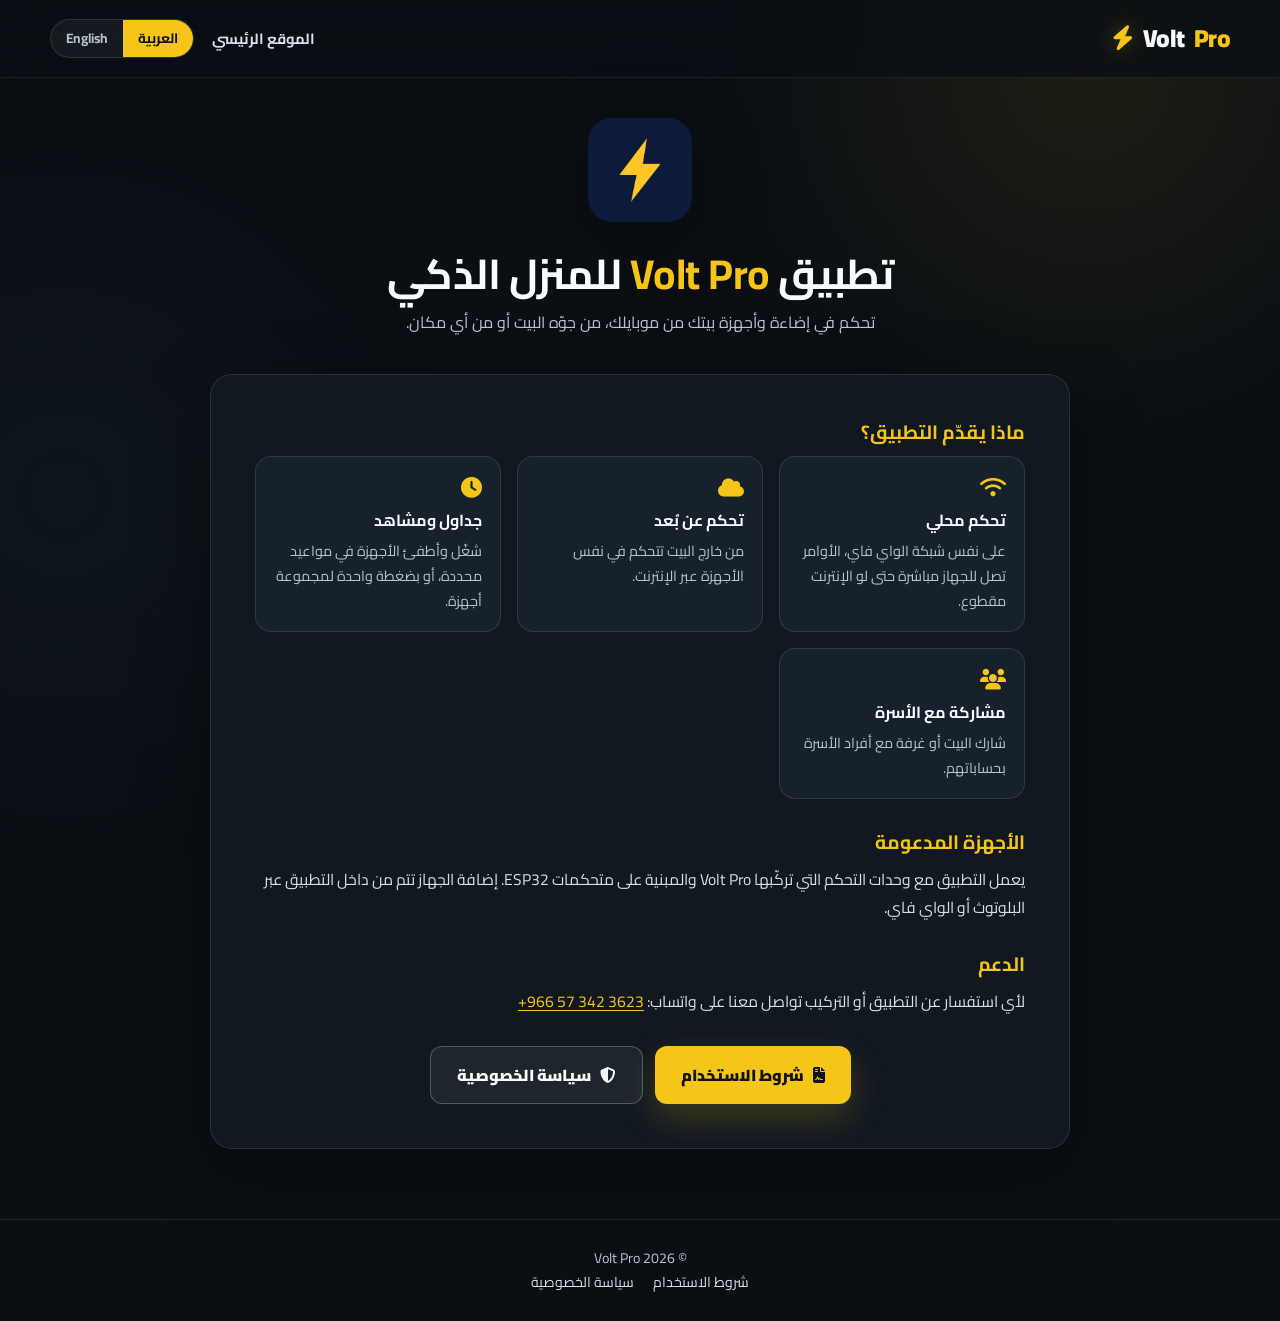
<file: smart-home/index.html>
<!DOCTYPE html>
<html lang="ar" dir="rtl">
<head>
    <meta charset="UTF-8">
    <meta name="viewport" content="width=device-width, initial-scale=1.0">
    <title>Volt Pro | تطبيق المنزل الذكي</title>
    <meta name="title-ar" content="Volt Pro | تطبيق المنزل الذكي">
    <meta name="title-en" content="Volt Pro | Smart Home App">
    <meta name="description" content="تطبيق Volt Pro للمنزل الذكي: تحكم في أجهزتك من داخل البيت على الشبكة المحلية، ومن أي مكان عبر الإنترنت.">
    <meta name="theme-color" content="#0e1a3a">
    <link rel="canonical" href="https://tony-home.store/smart-home/">
    <link rel="icon" type="image/png" href="volt-pro-logo.png">
    <link rel="preconnect" href="https://fonts.googleapis.com">
    <link rel="preconnect" href="https://fonts.gstatic.com" crossorigin>
    <link rel="stylesheet" href="../css/style.css">
    <link rel="stylesheet" href="legal.css?v=2">
    <link href="https://fonts.googleapis.com/css2?family=Cairo:wght@400;700;900&display=swap" rel="stylesheet">
    <link rel="stylesheet" href="https://cdnjs.cloudflare.com/ajax/libs/font-awesome/6.5.0/css/all.min.css">
</head>
<body>

    <nav class="sh-nav">
        <div class="container nav-wrapper">
            <a href="../" class="logo"><i class="fas fa-bolt"></i> Volt <span>Pro</span></a>
            <ul class="nav-links">
                <li class="sh-hide-mobile"><a href="../"><span data-lang="ar">الموقع الرئيسي</span><span data-lang="en">Main site</span></a></li>
                <li>
                    <div class="lang-switch" role="group" aria-label="Language">
                        <button type="button" data-set="ar" aria-pressed="true">العربية</button>
                        <button type="button" data-set="en" aria-pressed="false">English</button>
                    </div>
                </li>
            </ul>
        </div>
    </nav>

    <main class="sh-main">
        <div class="container">
            <header class="sh-header">
                <img class="sh-logo" src="volt-pro-logo.png" alt="Volt Pro" width="104" height="104">
                <h1 data-lang="ar">تطبيق <span>Volt Pro</span> للمنزل الذكي</h1>
                <h1 data-lang="en"><span>Volt Pro</span> Smart Home App</h1>
                <p data-lang="ar">تحكم في إضاءة وأجهزة بيتك من موبايلك، من جوّه البيت أو من أي مكان.</p>
                <p data-lang="en">Control your home's lighting and devices from your phone, at home or anywhere.</p>
            </header>

            <div class="sh-card">
                <div data-lang="ar">
                    <h2>ماذا يقدّم التطبيق؟</h2>
                    <div class="sh-grid">
                        <div class="sh-feature"><i class="fas fa-wifi"></i><h3>تحكم محلي</h3><p>على نفس شبكة الواي فاي، الأوامر تصل للجهاز مباشرة حتى لو الإنترنت مقطوع.</p></div>
                        <div class="sh-feature"><i class="fas fa-cloud"></i><h3>تحكم عن بُعد</h3><p>من خارج البيت تتحكم في نفس الأجهزة عبر الإنترنت.</p></div>
                        <div class="sh-feature"><i class="fas fa-clock"></i><h3>جداول ومشاهد</h3><p>شغّل وأطفئ الأجهزة في مواعيد محددة، أو بضغطة واحدة لمجموعة أجهزة.</p></div>
                        <div class="sh-feature"><i class="fas fa-users"></i><h3>مشاركة مع الأسرة</h3><p>شارك البيت أو غرفة مع أفراد الأسرة بحساباتهم.</p></div>
                    </div>
                    <h2>الأجهزة المدعومة</h2>
                    <p>يعمل التطبيق مع وحدات التحكم التي تركّبها Volt Pro والمبنية على متحكمات ESP32. إضافة الجهاز تتم من داخل التطبيق عبر البلوتوث أو الواي فاي.</p>
                    <h2>الدعم</h2>
                    <p>لأي استفسار عن التطبيق أو التركيب تواصل معنا على واتساب: <a href="https://wa.me/966573423623" dir="ltr">+966 57 342 3623</a></p>
                </div>

                <div data-lang="en">
                    <h2>What the app does</h2>
                    <div class="sh-grid">
                        <div class="sh-feature"><i class="fas fa-wifi"></i><h3>Local control</h3><p>On the same Wi-Fi network, commands go straight to the device even when the internet is down.</p></div>
                        <div class="sh-feature"><i class="fas fa-cloud"></i><h3>Remote control</h3><p>Away from home, control the same devices over the internet.</p></div>
                        <div class="sh-feature"><i class="fas fa-clock"></i><h3>Schedules and scenes</h3><p>Switch devices at set times, or trigger a group of devices with one tap.</p></div>
                        <div class="sh-feature"><i class="fas fa-users"></i><h3>Family sharing</h3><p>Share your home or a room with family members on their own accounts.</p></div>
                    </div>
                    <h2>Supported devices</h2>
                    <p>The app works with control units installed by Volt Pro, built on ESP32 microcontrollers. Devices are added from inside the app over Bluetooth or Wi-Fi.</p>
                    <h2>Support</h2>
                    <p>For questions about the app or installation, contact us on WhatsApp: <a href="https://wa.me/966573423623" dir="ltr">+966 57 342 3623</a></p>
                </div>

                <div class="sh-links">
                    <a class="btn-primary" href="terms.html" data-keep-lang><i class="fas fa-file-contract"></i> <span data-lang="ar">شروط الاستخدام</span><span data-lang="en">Terms of Use</span></a>
                    <a class="btn-secondary" href="privacy.html" data-keep-lang><i class="fas fa-shield-halved"></i> <span data-lang="ar">سياسة الخصوصية</span><span data-lang="en">Privacy Policy</span></a>
                </div>
            </div>
        </div>
    </main>

    <footer class="sh-footer">
        <div class="container">
            <p>&copy; 2026 Volt Pro</p>
            <p>
                <a href="terms.html" data-keep-lang><span data-lang="ar">شروط الاستخدام</span><span data-lang="en">Terms of Use</span></a>
                <a href="privacy.html" data-keep-lang><span data-lang="ar">سياسة الخصوصية</span><span data-lang="en">Privacy Policy</span></a>
            </p>
        </div>
    </footer>

    <script src="lang.js"></script>
</body>
</html>
</file>
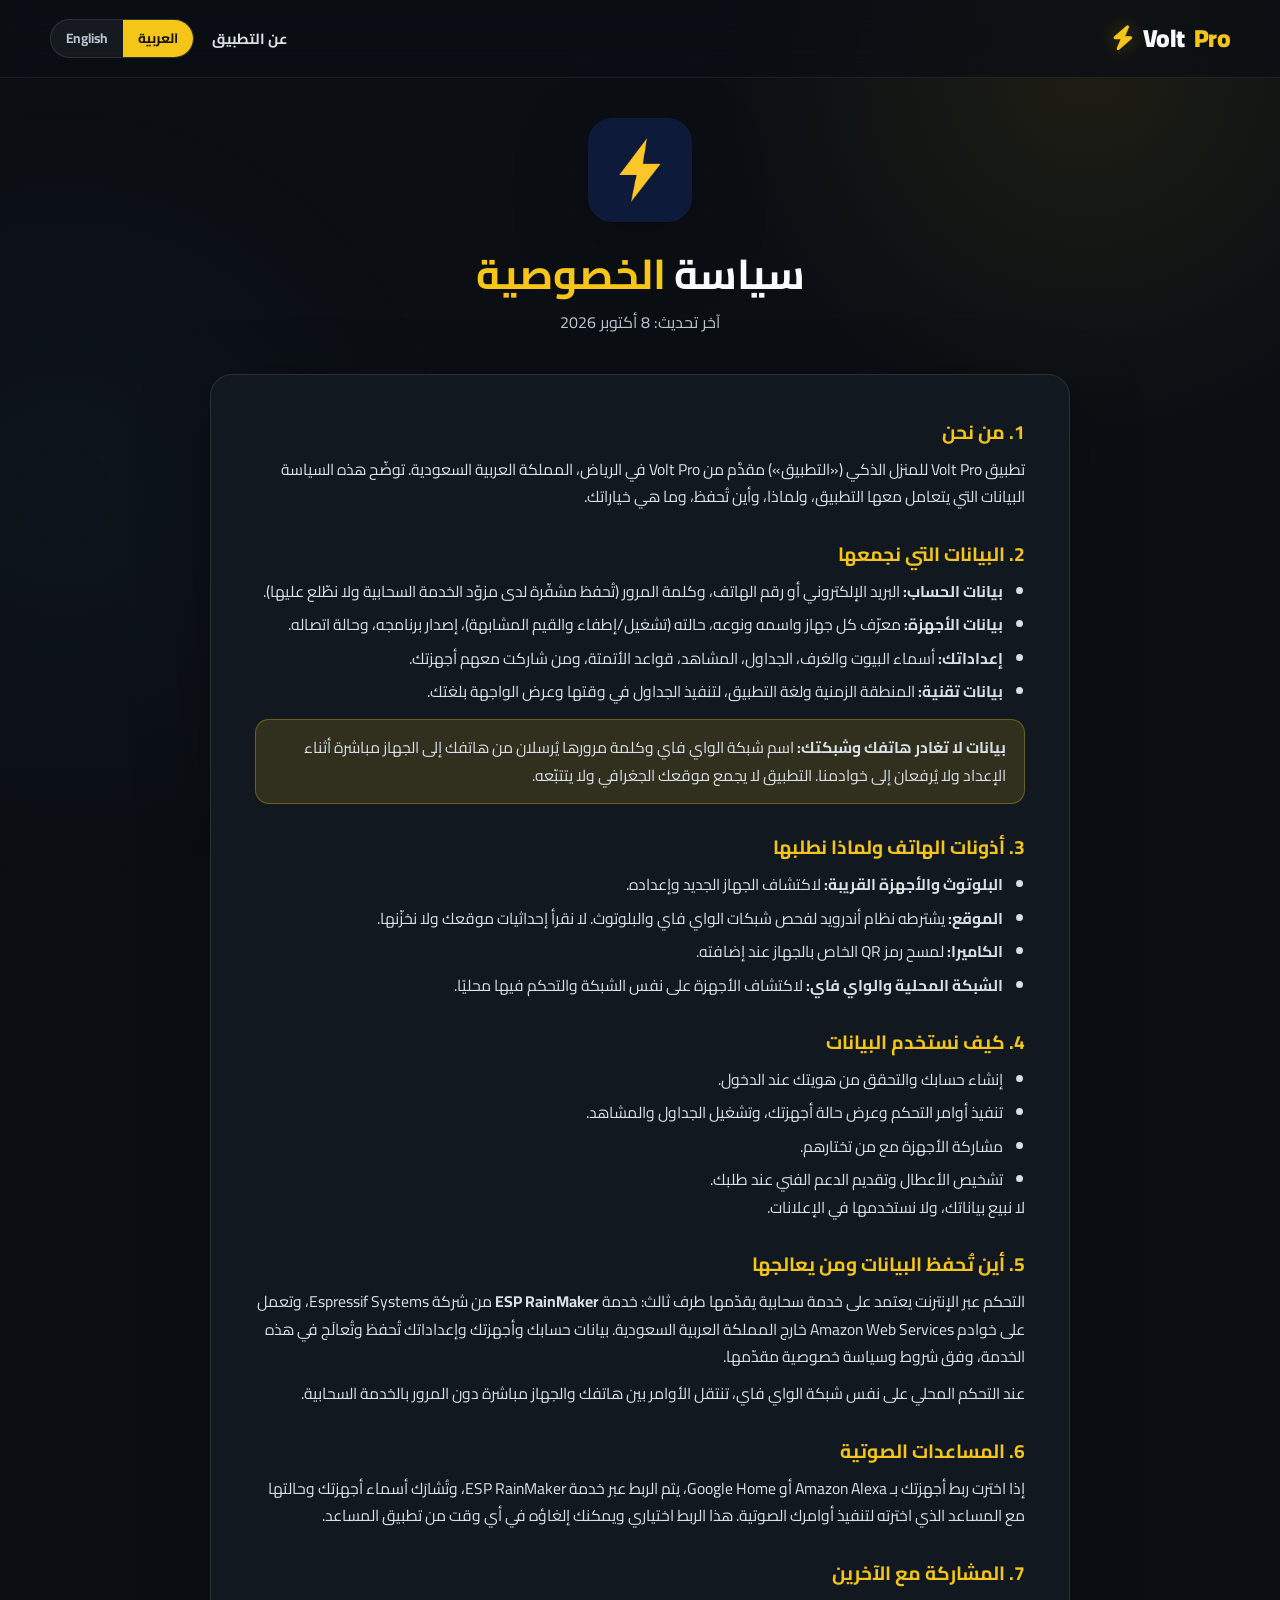
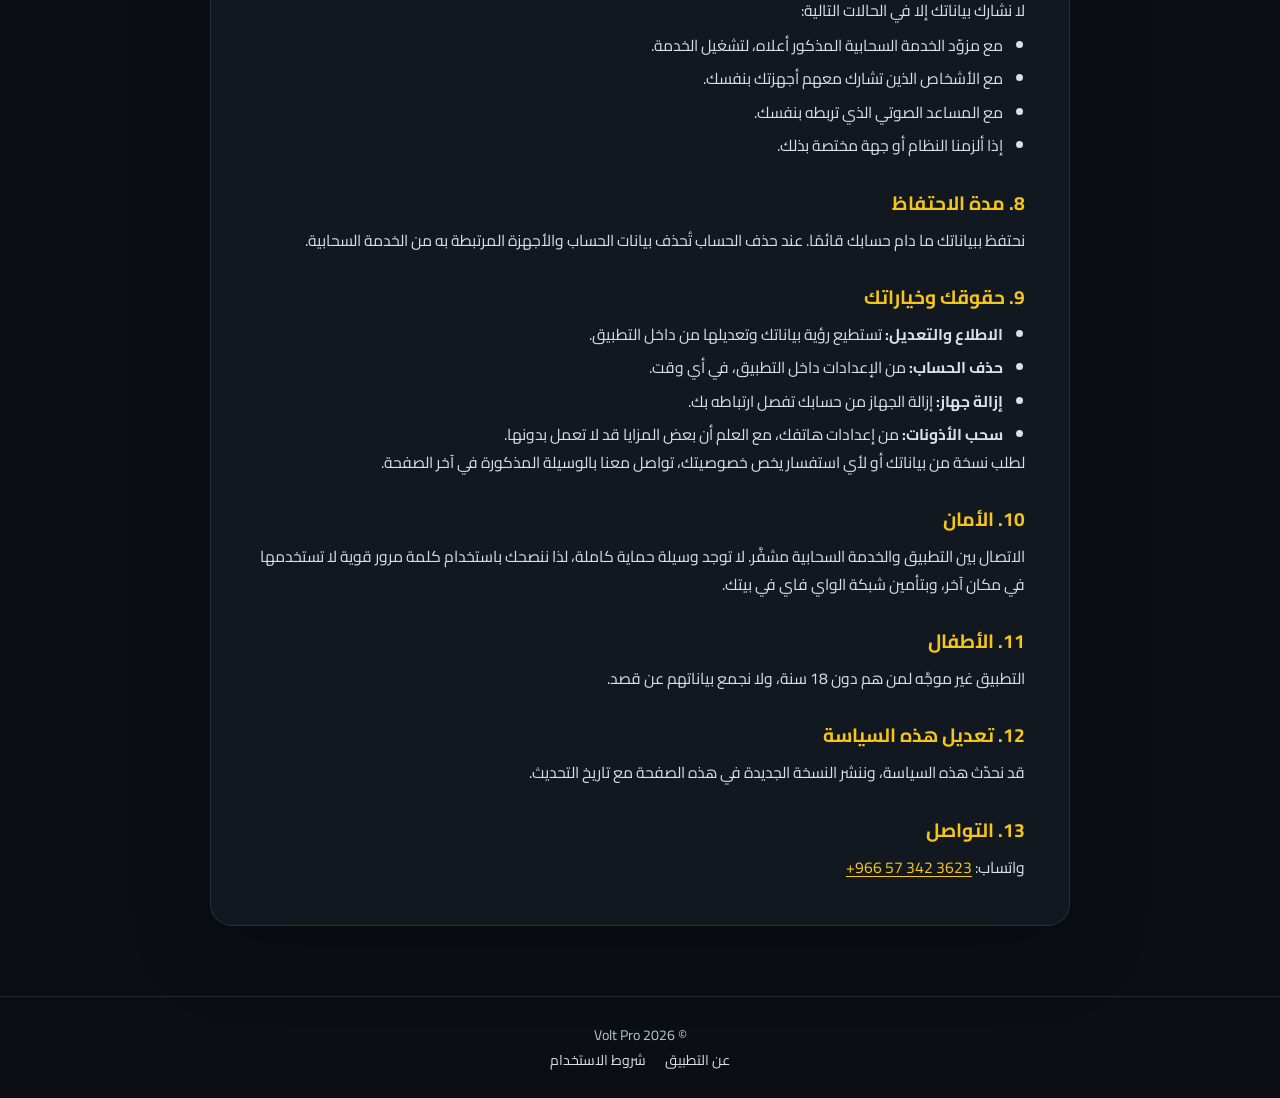
<file: smart-home/privacy.html>
<!DOCTYPE html>
<html lang="ar" dir="rtl">
<head>
    <meta charset="UTF-8">
    <meta name="viewport" content="width=device-width, initial-scale=1.0">
    <title>Volt Pro | سياسة الخصوصية</title>
    <meta name="title-ar" content="Volt Pro | سياسة الخصوصية">
    <meta name="title-en" content="Volt Pro | Privacy Policy">
    <meta name="description" content="سياسة الخصوصية لتطبيق Volt Pro للمنزل الذكي.">
    <meta name="theme-color" content="#0e1a3a">
    <link rel="canonical" href="https://tony-home.store/smart-home/privacy.html">
    <link rel="icon" type="image/png" href="volt-pro-logo.png">
    <link rel="preconnect" href="https://fonts.googleapis.com">
    <link rel="preconnect" href="https://fonts.gstatic.com" crossorigin>
    <link rel="stylesheet" href="../css/style.css">
    <link rel="stylesheet" href="legal.css?v=2">
    <link href="https://fonts.googleapis.com/css2?family=Cairo:wght@400;700;900&display=swap" rel="stylesheet">
    <link rel="stylesheet" href="https://cdnjs.cloudflare.com/ajax/libs/font-awesome/6.5.0/css/all.min.css">
</head>
<body>

    <nav class="sh-nav">
        <div class="container nav-wrapper">
            <a href="./" class="logo" data-keep-lang><i class="fas fa-bolt"></i> Volt <span>Pro</span></a>
            <ul class="nav-links">
                <li class="sh-hide-mobile"><a href="./" data-keep-lang><span data-lang="ar">عن التطبيق</span><span data-lang="en">About the app</span></a></li>
                <li>
                    <div class="lang-switch" role="group" aria-label="Language">
                        <button type="button" data-set="ar" aria-pressed="true">العربية</button>
                        <button type="button" data-set="en" aria-pressed="false">English</button>
                    </div>
                </li>
            </ul>
        </div>
    </nav>

    <main class="sh-main">
        <div class="container">
            <header class="sh-header">
                <img class="sh-logo" src="volt-pro-logo.png" alt="Volt Pro" width="104" height="104">
                <h1 data-lang="ar">سياسة <span>الخصوصية</span></h1>
                <h1 data-lang="en">Privacy <span>Policy</span></h1>
                <p data-lang="ar">آخر تحديث: 8 أكتوبر 2026</p>
                <p data-lang="en">Last updated: 8 October 2026</p>
            </header>

            <article class="sh-card" data-lang="ar">
                <h2>1. من نحن</h2>
                <p>تطبيق Volt Pro للمنزل الذكي («التطبيق») مقدَّم من Volt Pro في الرياض، المملكة العربية السعودية. توضّح هذه السياسة البيانات التي يتعامل معها التطبيق، ولماذا، وأين تُحفظ، وما هي خياراتك.</p>

                <h2>2. البيانات التي نجمعها</h2>
                <ul>
                    <li><strong>بيانات الحساب:</strong> البريد الإلكتروني أو رقم الهاتف، وكلمة المرور (تُحفظ مشفّرة لدى مزوّد الخدمة السحابية ولا نطّلع عليها).</li>
                    <li><strong>بيانات الأجهزة:</strong> معرّف كل جهاز واسمه ونوعه، حالته (تشغيل/إطفاء والقيم المشابهة)، إصدار برنامجه، وحالة اتصاله.</li>
                    <li><strong>إعداداتك:</strong> أسماء البيوت والغرف، الجداول، المشاهد، قواعد الأتمتة، ومن شاركت معهم أجهزتك.</li>
                    <li><strong>بيانات تقنية:</strong> المنطقة الزمنية ولغة التطبيق، لتنفيذ الجداول في وقتها وعرض الواجهة بلغتك.</li>
                </ul>
                <div class="sh-note">
                    <p><strong>بيانات لا تغادر هاتفك وشبكتك:</strong> اسم شبكة الواي فاي وكلمة مرورها يُرسلان من هاتفك إلى الجهاز مباشرة أثناء الإعداد ولا يُرفعان إلى خوادمنا. التطبيق لا يجمع موقعك الجغرافي ولا يتتبّعه.</p>
                </div>

                <h2>3. أذونات الهاتف ولماذا نطلبها</h2>
                <ul>
                    <li><strong>البلوتوث والأجهزة القريبة:</strong> لاكتشاف الجهاز الجديد وإعداده.</li>
                    <li><strong>الموقع:</strong> يشترطه نظام أندرويد لفحص شبكات الواي فاي والبلوتوث. لا نقرأ إحداثيات موقعك ولا نخزّنها.</li>
                    <li><strong>الكاميرا:</strong> لمسح رمز QR الخاص بالجهاز عند إضافته.</li>
                    <li><strong>الشبكة المحلية والواي فاي:</strong> لاكتشاف الأجهزة على نفس الشبكة والتحكم فيها محليًا.</li>
                </ul>

                <h2>4. كيف نستخدم البيانات</h2>
                <ul>
                    <li>إنشاء حسابك والتحقق من هويتك عند الدخول.</li>
                    <li>تنفيذ أوامر التحكم وعرض حالة أجهزتك، وتشغيل الجداول والمشاهد.</li>
                    <li>مشاركة الأجهزة مع من تختارهم.</li>
                    <li>تشخيص الأعطال وتقديم الدعم الفني عند طلبك.</li>
                </ul>
                <p>لا نبيع بياناتك، ولا نستخدمها في الإعلانات.</p>

                <h2>5. أين تُحفظ البيانات ومن يعالجها</h2>
                <p>التحكم عبر الإنترنت يعتمد على خدمة سحابية يقدّمها طرف ثالث: خدمة <strong>ESP RainMaker</strong> من شركة Espressif Systems، وتعمل على خوادم Amazon Web Services خارج المملكة العربية السعودية. بيانات حسابك وأجهزتك وإعداداتك تُحفظ وتُعالَج في هذه الخدمة، وفق شروط وسياسة خصوصية مقدّمها.</p>
                <p>عند التحكم المحلي على نفس شبكة الواي فاي، تنتقل الأوامر بين هاتفك والجهاز مباشرة دون المرور بالخدمة السحابية.</p>

                <h2>6. المساعدات الصوتية</h2>
                <p>إذا اخترت ربط أجهزتك بـ Amazon Alexa أو Google Home، يتم الربط عبر خدمة ESP RainMaker، وتُشارَك أسماء أجهزتك وحالتها مع المساعد الذي اخترته لتنفيذ أوامرك الصوتية. هذا الربط اختياري ويمكنك إلغاؤه في أي وقت من تطبيق المساعد.</p>

                <h2>7. المشاركة مع الآخرين</h2>
                <p>لا نشارك بياناتك إلا في الحالات التالية:</p>
                <ul>
                    <li>مع مزوّد الخدمة السحابية المذكور أعلاه، لتشغيل الخدمة.</li>
                    <li>مع الأشخاص الذين تشارك معهم أجهزتك بنفسك.</li>
                    <li>مع المساعد الصوتي الذي تربطه بنفسك.</li>
                    <li>إذا ألزمنا النظام أو جهة مختصة بذلك.</li>
                </ul>

                <h2>8. مدة الاحتفاظ</h2>
                <p>نحتفظ ببياناتك ما دام حسابك قائمًا. عند حذف الحساب تُحذف بيانات الحساب والأجهزة المرتبطة به من الخدمة السحابية.</p>

                <h2>9. حقوقك وخياراتك</h2>
                <ul>
                    <li><strong>الاطلاع والتعديل:</strong> تستطيع رؤية بياناتك وتعديلها من داخل التطبيق.</li>
                    <li><strong>حذف الحساب:</strong> من الإعدادات داخل التطبيق، في أي وقت.</li>
                    <li><strong>إزالة جهاز:</strong> إزالة الجهاز من حسابك تفصل ارتباطه بك.</li>
                    <li><strong>سحب الأذونات:</strong> من إعدادات هاتفك، مع العلم أن بعض المزايا قد لا تعمل بدونها.</li>
                </ul>
                <p>لطلب نسخة من بياناتك أو لأي استفسار يخص خصوصيتك، تواصل معنا بالوسيلة المذكورة في آخر الصفحة.</p>

                <h2>10. الأمان</h2>
                <p>الاتصال بين التطبيق والخدمة السحابية مشفَّر. لا توجد وسيلة حماية كاملة، لذا ننصحك باستخدام كلمة مرور قوية لا تستخدمها في مكان آخر، وبتأمين شبكة الواي فاي في بيتك.</p>

                <h2>11. الأطفال</h2>
                <p>التطبيق غير موجَّه لمن هم دون 18 سنة، ولا نجمع بياناتهم عن قصد.</p>

                <h2>12. تعديل هذه السياسة</h2>
                <p>قد نحدّث هذه السياسة، وننشر النسخة الجديدة في هذه الصفحة مع تاريخ التحديث.</p>

                <h2>13. التواصل</h2>
                <p>واتساب: <a href="https://wa.me/966573423623" dir="ltr">+966 57 342 3623</a></p>
            </article>

            <article class="sh-card" data-lang="en">
                <h2>1. Who we are</h2>
                <p>The Volt Pro smart home app (the "App") is provided by Volt Pro, Riyadh, Saudi Arabia. This policy explains what data the App handles, why, where it is kept, and the choices you have.</p>

                <h2>2. Data we collect</h2>
                <ul>
                    <li><strong>Account data:</strong> your email address or phone number, and your password (stored in protected form by the cloud service provider; we cannot read it).</li>
                    <li><strong>Device data:</strong> each device's identifier, name and type, its state (on/off and similar values), firmware version and connection status.</li>
                    <li><strong>Your settings:</strong> home and room names, schedules, scenes, automation rules, and who you have shared devices with.</li>
                    <li><strong>Technical data:</strong> time zone and app language, so schedules run on time and the interface appears in your language.</li>
                </ul>
                <div class="sh-note">
                    <p><strong>Data that stays on your phone and network:</strong> your Wi-Fi network name and password are sent from your phone straight to the device during setup and are not uploaded to our servers. The App does not collect or track your geographic location.</p>
                </div>

                <h2>3. Phone permissions and why we ask</h2>
                <ul>
                    <li><strong>Bluetooth and nearby devices:</strong> to find and set up a new device.</li>
                    <li><strong>Location:</strong> required by Android to scan for Wi-Fi networks and Bluetooth devices. We do not read or store your coordinates.</li>
                    <li><strong>Camera:</strong> to scan a device's QR code when adding it.</li>
                    <li><strong>Local network and Wi-Fi:</strong> to find devices on the same network and control them locally.</li>
                </ul>

                <h2>4. How we use data</h2>
                <ul>
                    <li>To create your account and verify you when you sign in.</li>
                    <li>To carry out control commands, show device status, and run schedules and scenes.</li>
                    <li>To share devices with the people you choose.</li>
                    <li>To diagnose faults and provide support when you ask for it.</li>
                </ul>
                <p>We do not sell your data and do not use it for advertising.</p>

                <h2>5. Where data is kept and who processes it</h2>
                <p>Control over the internet relies on a third-party cloud service: <strong>ESP RainMaker</strong> by Espressif Systems, running on Amazon Web Services servers outside Saudi Arabia. Your account, device and settings data are stored and processed in that service, under its provider's terms and privacy policy.</p>
                <p>With local control on the same Wi-Fi network, commands travel directly between your phone and the device without passing through the cloud service.</p>

                <h2>6. Voice assistants</h2>
                <p>If you choose to link your devices to Amazon Alexa or Google Home, the link is made through the ESP RainMaker service, and your device names and states are shared with the assistant you chose so it can carry out your voice commands. Linking is optional and you can remove it at any time from the assistant's app.</p>

                <h2>7. Sharing with others</h2>
                <p>We share your data only:</p>
                <ul>
                    <li>with the cloud service provider named above, to run the service;</li>
                    <li>with the people you choose to share devices with;</li>
                    <li>with a voice assistant you choose to link;</li>
                    <li>where the law or a competent authority requires it.</li>
                </ul>

                <h2>8. Retention</h2>
                <p>We keep your data for as long as your account exists. When you delete your account, the account data and the devices linked to it are removed from the cloud service.</p>

                <h2>9. Your rights and choices</h2>
                <ul>
                    <li><strong>Access and correction:</strong> you can view and edit your data inside the App.</li>
                    <li><strong>Account deletion:</strong> from Settings in the App, at any time.</li>
                    <li><strong>Removing a device:</strong> removing a device from your account unlinks it from you.</li>
                    <li><strong>Withdrawing permissions:</strong> from your phone's settings; some features may not work without them.</li>
                </ul>
                <p>To request a copy of your data, or for any privacy question, contact us using the details at the end of this page.</p>

                <h2>10. Security</h2>
                <p>Communication between the App and the cloud service is encrypted. No protection is perfect, so use a strong password you do not use elsewhere, and secure your home Wi-Fi network.</p>

                <h2>11. Children</h2>
                <p>The App is not directed at anyone under 18, and we do not knowingly collect their data.</p>

                <h2>12. Changes to this policy</h2>
                <p>We may update this policy and will publish the new version on this page with its date.</p>

                <h2>13. Contact</h2>
                <p>WhatsApp: <a href="https://wa.me/966573423623" dir="ltr">+966 57 342 3623</a></p>
            </article>
        </div>
    </main>

    <footer class="sh-footer">
        <div class="container">
            <p>&copy; 2026 Volt Pro</p>
            <p>
                <a href="./" data-keep-lang><span data-lang="ar">عن التطبيق</span><span data-lang="en">About the app</span></a>
                <a href="terms.html" data-keep-lang><span data-lang="ar">شروط الاستخدام</span><span data-lang="en">Terms of Use</span></a>
            </p>
        </div>
    </footer>

    <script src="lang.js"></script>
</body>
</html>
</file>
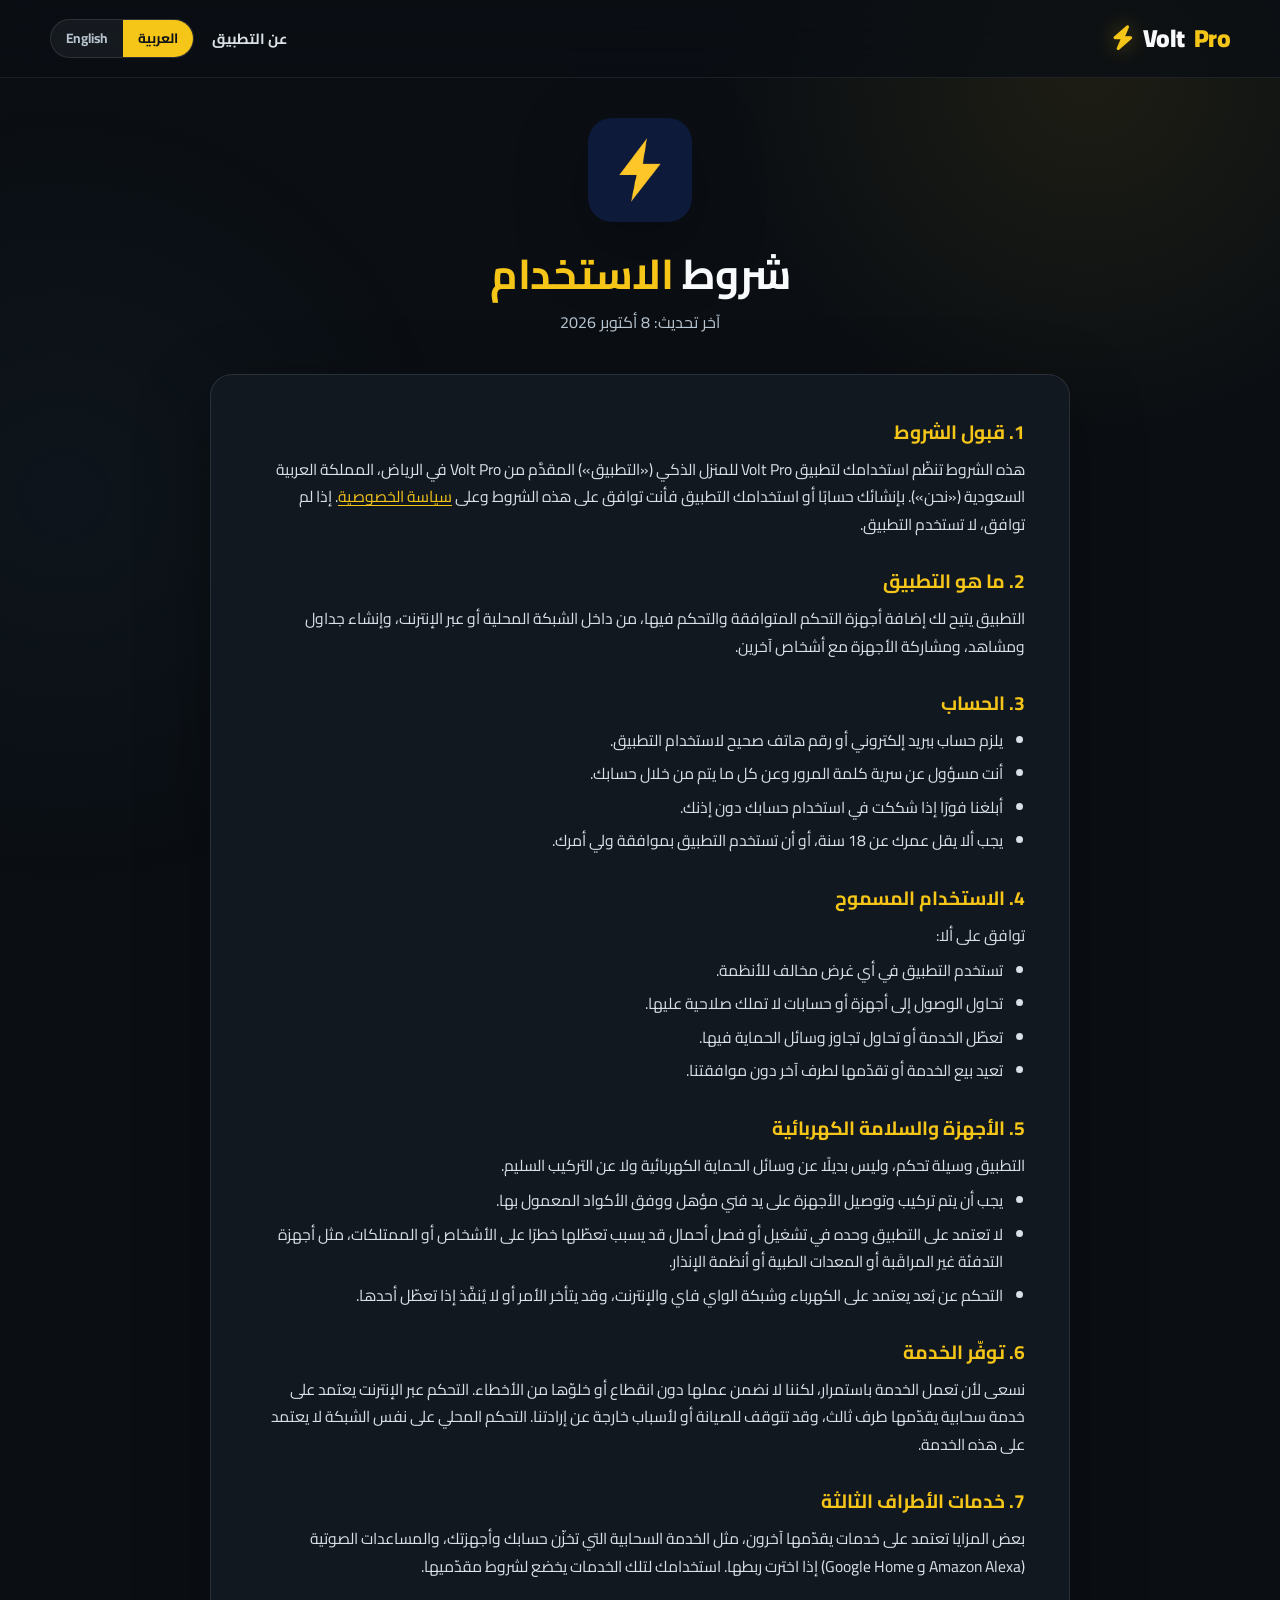
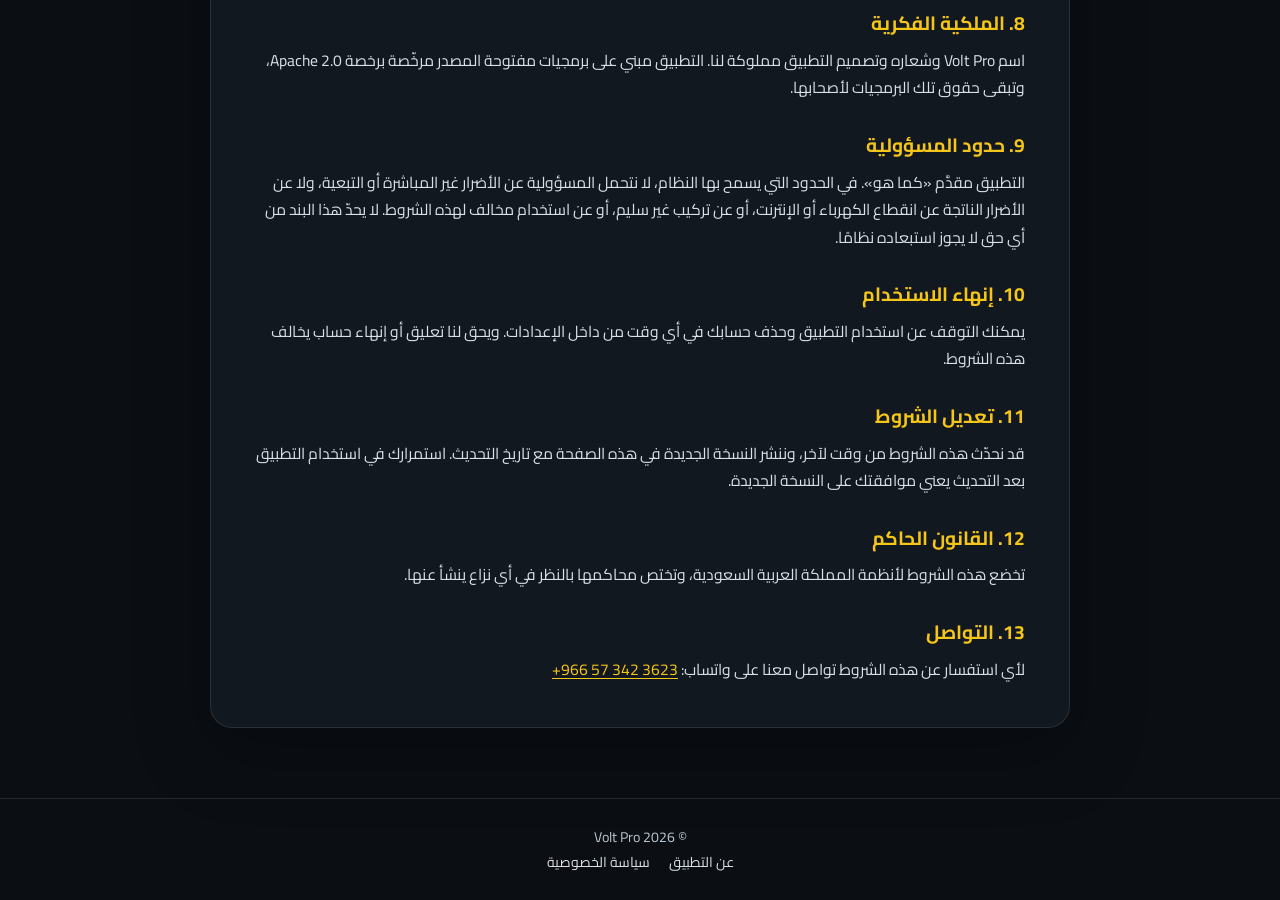
<file: smart-home/terms.html>
<!DOCTYPE html>
<html lang="ar" dir="rtl">
<head>
    <meta charset="UTF-8">
    <meta name="viewport" content="width=device-width, initial-scale=1.0">
    <title>Volt Pro | شروط الاستخدام</title>
    <meta name="title-ar" content="Volt Pro | شروط الاستخدام">
    <meta name="title-en" content="Volt Pro | Terms of Use">
    <meta name="description" content="شروط استخدام تطبيق Volt Pro للمنزل الذكي.">
    <meta name="theme-color" content="#0e1a3a">
    <link rel="canonical" href="https://tony-home.store/smart-home/terms.html">
    <link rel="icon" type="image/png" href="volt-pro-logo.png">
    <link rel="preconnect" href="https://fonts.googleapis.com">
    <link rel="preconnect" href="https://fonts.gstatic.com" crossorigin>
    <link rel="stylesheet" href="../css/style.css">
    <link rel="stylesheet" href="legal.css?v=2">
    <link href="https://fonts.googleapis.com/css2?family=Cairo:wght@400;700;900&display=swap" rel="stylesheet">
    <link rel="stylesheet" href="https://cdnjs.cloudflare.com/ajax/libs/font-awesome/6.5.0/css/all.min.css">
</head>
<body>

    <nav class="sh-nav">
        <div class="container nav-wrapper">
            <a href="./" class="logo" data-keep-lang><i class="fas fa-bolt"></i> Volt <span>Pro</span></a>
            <ul class="nav-links">
                <li class="sh-hide-mobile"><a href="./" data-keep-lang><span data-lang="ar">عن التطبيق</span><span data-lang="en">About the app</span></a></li>
                <li>
                    <div class="lang-switch" role="group" aria-label="Language">
                        <button type="button" data-set="ar" aria-pressed="true">العربية</button>
                        <button type="button" data-set="en" aria-pressed="false">English</button>
                    </div>
                </li>
            </ul>
        </div>
    </nav>

    <main class="sh-main">
        <div class="container">
            <header class="sh-header">
                <img class="sh-logo" src="volt-pro-logo.png" alt="Volt Pro" width="104" height="104">
                <h1 data-lang="ar">شروط <span>الاستخدام</span></h1>
                <h1 data-lang="en">Terms of <span>Use</span></h1>
                <p data-lang="ar">آخر تحديث: 8 أكتوبر 2026</p>
                <p data-lang="en">Last updated: 8 October 2026</p>
            </header>

            <article class="sh-card" data-lang="ar">
                <h2>1. قبول الشروط</h2>
                <p>هذه الشروط تنظّم استخدامك لتطبيق Volt Pro للمنزل الذكي («التطبيق») المقدَّم من Volt Pro في الرياض، المملكة العربية السعودية («نحن»). بإنشائك حسابًا أو استخدامك التطبيق فأنت توافق على هذه الشروط وعلى <a href="privacy.html" data-keep-lang>سياسة الخصوصية</a>. إذا لم توافق، لا تستخدم التطبيق.</p>

                <h2>2. ما هو التطبيق</h2>
                <p>التطبيق يتيح لك إضافة أجهزة التحكم المتوافقة والتحكم فيها، من داخل الشبكة المحلية أو عبر الإنترنت، وإنشاء جداول ومشاهد، ومشاركة الأجهزة مع أشخاص آخرين.</p>

                <h2>3. الحساب</h2>
                <ul>
                    <li>يلزم حساب ببريد إلكتروني أو رقم هاتف صحيح لاستخدام التطبيق.</li>
                    <li>أنت مسؤول عن سرية كلمة المرور وعن كل ما يتم من خلال حسابك.</li>
                    <li>أبلغنا فورًا إذا شككت في استخدام حسابك دون إذنك.</li>
                    <li>يجب ألا يقل عمرك عن 18 سنة، أو أن تستخدم التطبيق بموافقة ولي أمرك.</li>
                </ul>

                <h2>4. الاستخدام المسموح</h2>
                <p>توافق على ألا:</p>
                <ul>
                    <li>تستخدم التطبيق في أي غرض مخالف للأنظمة.</li>
                    <li>تحاول الوصول إلى أجهزة أو حسابات لا تملك صلاحية عليها.</li>
                    <li>تعطّل الخدمة أو تحاول تجاوز وسائل الحماية فيها.</li>
                    <li>تعيد بيع الخدمة أو تقدّمها لطرف آخر دون موافقتنا.</li>
                </ul>

                <h2>5. الأجهزة والسلامة الكهربائية</h2>
                <p>التطبيق وسيلة تحكم، وليس بديلًا عن وسائل الحماية الكهربائية ولا عن التركيب السليم.</p>
                <ul>
                    <li>يجب أن يتم تركيب وتوصيل الأجهزة على يد فني مؤهل ووفق الأكواد المعمول بها.</li>
                    <li>لا تعتمد على التطبيق وحده في تشغيل أو فصل أحمال قد يسبب تعطّلها خطرًا على الأشخاص أو الممتلكات، مثل أجهزة التدفئة غير المراقَبة أو المعدات الطبية أو أنظمة الإنذار.</li>
                    <li>التحكم عن بُعد يعتمد على الكهرباء وشبكة الواي فاي والإنترنت، وقد يتأخر الأمر أو لا يُنفَّذ إذا تعطّل أحدها.</li>
                </ul>

                <h2>6. توفّر الخدمة</h2>
                <p>نسعى لأن تعمل الخدمة باستمرار، لكننا لا نضمن عملها دون انقطاع أو خلوّها من الأخطاء. التحكم عبر الإنترنت يعتمد على خدمة سحابية يقدّمها طرف ثالث، وقد تتوقف للصيانة أو لأسباب خارجة عن إرادتنا. التحكم المحلي على نفس الشبكة لا يعتمد على هذه الخدمة.</p>

                <h2>7. خدمات الأطراف الثالثة</h2>
                <p>بعض المزايا تعتمد على خدمات يقدّمها آخرون، مثل الخدمة السحابية التي تخزّن حسابك وأجهزتك، والمساعدات الصوتية (Amazon Alexa و Google Home) إذا اخترت ربطها. استخدامك لتلك الخدمات يخضع لشروط مقدّميها.</p>

                <h2>8. الملكية الفكرية</h2>
                <p>اسم Volt Pro وشعاره وتصميم التطبيق مملوكة لنا. التطبيق مبني على برمجيات مفتوحة المصدر مرخّصة برخصة Apache 2.0، وتبقى حقوق تلك البرمجيات لأصحابها.</p>

                <h2>9. حدود المسؤولية</h2>
                <p>التطبيق مقدَّم «كما هو». في الحدود التي يسمح بها النظام، لا نتحمل المسؤولية عن الأضرار غير المباشرة أو التبعية، ولا عن الأضرار الناتجة عن انقطاع الكهرباء أو الإنترنت، أو عن تركيب غير سليم، أو عن استخدام مخالف لهذه الشروط. لا يحدّ هذا البند من أي حق لا يجوز استبعاده نظامًا.</p>

                <h2>10. إنهاء الاستخدام</h2>
                <p>يمكنك التوقف عن استخدام التطبيق وحذف حسابك في أي وقت من داخل الإعدادات. ويحق لنا تعليق أو إنهاء حساب يخالف هذه الشروط.</p>

                <h2>11. تعديل الشروط</h2>
                <p>قد نحدّث هذه الشروط من وقت لآخر، وننشر النسخة الجديدة في هذه الصفحة مع تاريخ التحديث. استمرارك في استخدام التطبيق بعد التحديث يعني موافقتك على النسخة الجديدة.</p>

                <h2>12. القانون الحاكم</h2>
                <p>تخضع هذه الشروط لأنظمة المملكة العربية السعودية، وتختص محاكمها بالنظر في أي نزاع ينشأ عنها.</p>

                <h2>13. التواصل</h2>
                <p>لأي استفسار عن هذه الشروط تواصل معنا على واتساب: <a href="https://wa.me/966573423623" dir="ltr">+966 57 342 3623</a></p>
            </article>

            <article class="sh-card" data-lang="en">
                <h2>1. Acceptance</h2>
                <p>These terms govern your use of the Volt Pro smart home app (the "App"), provided by Volt Pro, Riyadh, Saudi Arabia ("we"). By creating an account or using the App you agree to these terms and to the <a href="privacy.html" data-keep-lang>Privacy Policy</a>. If you do not agree, do not use the App.</p>

                <h2>2. What the App is</h2>
                <p>The App lets you add compatible control devices and operate them, on your local network or over the internet, create schedules and scenes, and share devices with other people.</p>

                <h2>3. Your account</h2>
                <ul>
                    <li>You need an account with a valid email address or phone number to use the App.</li>
                    <li>You are responsible for keeping your password confidential and for everything done through your account.</li>
                    <li>Tell us promptly if you suspect your account has been used without your permission.</li>
                    <li>You must be at least 18, or use the App with your guardian's consent.</li>
                </ul>

                <h2>4. Acceptable use</h2>
                <p>You agree not to:</p>
                <ul>
                    <li>use the App for any unlawful purpose;</li>
                    <li>try to access devices or accounts you are not authorised to use;</li>
                    <li>disrupt the service or try to bypass its security measures;</li>
                    <li>resell the service or provide it to others without our consent.</li>
                </ul>

                <h2>5. Devices and electrical safety</h2>
                <p>The App is a means of control. It does not replace electrical protection or proper installation.</p>
                <ul>
                    <li>Devices must be installed and wired by a qualified technician, in line with the applicable codes.</li>
                    <li>Do not rely on the App alone to switch loads whose failure could endanger people or property, such as unattended heating appliances, medical equipment or alarm systems.</li>
                    <li>Remote control depends on mains power, Wi-Fi and the internet. A command may be delayed or not carried out if any of these fails.</li>
                </ul>

                <h2>6. Service availability</h2>
                <p>We aim to keep the service running, but we do not guarantee that it will be uninterrupted or error-free. Control over the internet relies on a third-party cloud service, which may be unavailable for maintenance or for reasons outside our control. Local control on the same network does not depend on that service.</p>

                <h2>7. Third-party services</h2>
                <p>Some features rely on services provided by others, such as the cloud service that stores your account and devices, and voice assistants (Amazon Alexa and Google Home) if you choose to link them. Your use of those services is subject to their providers' terms.</p>

                <h2>8. Intellectual property</h2>
                <p>The Volt Pro name, logo and app design belong to us. The App is built on open-source software licensed under Apache 2.0; rights in that software remain with its owners.</p>

                <h2>9. Limitation of liability</h2>
                <p>The App is provided "as is". To the extent the law allows, we are not liable for indirect or consequential damage, or for damage caused by power or internet outages, improper installation, or use contrary to these terms. Nothing here limits any right that cannot lawfully be excluded.</p>

                <h2>10. Ending your use</h2>
                <p>You can stop using the App and delete your account at any time from Settings. We may suspend or close an account that breaches these terms.</p>

                <h2>11. Changes to these terms</h2>
                <p>We may update these terms from time to time and will publish the new version on this page with its date. Continuing to use the App after an update means you accept the new version.</p>

                <h2>12. Governing law</h2>
                <p>These terms are governed by the laws of the Kingdom of Saudi Arabia, whose courts have jurisdiction over any dispute arising from them.</p>

                <h2>13. Contact</h2>
                <p>For any question about these terms, contact us on WhatsApp: <a href="https://wa.me/966573423623" dir="ltr">+966 57 342 3623</a></p>
            </article>
        </div>
    </main>

    <footer class="sh-footer">
        <div class="container">
            <p>&copy; 2026 Volt Pro</p>
            <p>
                <a href="./" data-keep-lang><span data-lang="ar">عن التطبيق</span><span data-lang="en">About the app</span></a>
                <a href="privacy.html" data-keep-lang><span data-lang="ar">سياسة الخصوصية</span><span data-lang="en">Privacy Policy</span></a>
            </p>
        </div>
    </footer>

    <script src="lang.js"></script>
</body>
</html>
</file>
<file: css/style.css>
:root {
    --primary-color: #f5c518;
    --primary-soft: rgba(245, 197, 24, .14);
    --secondary-color: #0b0f14;
    --surface: #111820;
    --surface-2: #17212b;
    --text-white: #f8fafc;
    --text-muted: #b8c4cf;
    --line: rgba(255,255,255,.1);
    --green: #25d366;
    --transition: 260ms cubic-bezier(.2,.8,.2,1);
    --container-width: 1180px;
    --radius: 22px;
    --shadow: 0 22px 70px rgba(0,0,0,.35);
}

* { margin: 0; padding: 0; box-sizing: border-box; }
html { scroll-behavior: smooth; }
body {
    font-family: 'Cairo', sans-serif;
    background: var(--secondary-color);
    color: var(--text-white);
    line-height: 1.75;
    overflow-x: hidden;
}
body::before {
    content: '';
    position: fixed;
    inset: 0;
    pointer-events: none;
    background: radial-gradient(circle at 85% 8%, rgba(245,197,24,.08), transparent 28%), radial-gradient(circle at 5% 55%, rgba(49,92,122,.08), transparent 30%);
    z-index: -1;
}
.container { width: min(var(--container-width), calc(100% - 40px)); margin: 0 auto; }
ul { list-style: none; } a { text-decoration: none; color: inherit; }
.reveal { opacity: 1; }
.nav-links a.active { color: var(--primary-color); }

nav {
    height: 78px;
    display: flex;
    align-items: center;
    position: fixed;
    inset: 0 0 auto;
    z-index: 1000;
    background: rgba(11,15,20,.72);
    border-bottom: 1px solid rgba(255,255,255,.08);
    backdrop-filter: blur(18px);
}
.nav-wrapper { display: flex; justify-content: space-between; align-items: center; }
.logo { display: inline-flex; align-items: center; gap: 9px; font-size: 1.55rem; font-weight: 900; letter-spacing: -.5px; direction: ltr; }
.logo i { color: var(--primary-color); filter: drop-shadow(0 0 10px rgba(245,197,24,.35)); }
.logo span { color: var(--primary-color); }
.nav-links { display: flex; gap: 26px; align-items: center; font-size: .92rem; font-weight: 700; }
.nav-links a { color: #d9e0e6; transition: var(--transition); }
.nav-links a:hover { color: var(--primary-color); }
.btn-nav { background: var(--primary-color); color: #101317 !important; padding: 10px 20px; border-radius: 999px; box-shadow: 0 8px 22px rgba(245,197,24,.18); }
.btn-nav:hover { transform: translateY(-2px); color: #101317 !important; }

.hero {
    min-height: 760px;
    height: 100vh;
    display: flex;
    align-items: center;
    position: relative;
    overflow: hidden;
    background: linear-gradient(90deg, rgba(11,15,20,.96) 10%, rgba(11,15,20,.76) 48%, rgba(11,15,20,.55)), url('https://images.unsplash.com/photo-1621905251189-08b45d6a269e?auto=format&fit=crop&w=1920&q=60');
    background-size: cover;
    background-position: center;
    padding-top: 78px;
}
.hero::after { content: ''; position: absolute; inset: auto 0 0; height: 180px; background: linear-gradient(transparent, var(--secondary-color)); }
.hero-content { position: relative; z-index: 1; max-width: 760px; }
.badge { display: inline-flex; align-items: center; gap: 9px; color: #161a1f; background: var(--primary-color); padding: 7px 16px; border-radius: 999px; font-size: .85rem; font-weight: 900; margin-bottom: 22px; }
.badge::before { content: ''; width: 7px; height: 7px; background: #161a1f; border-radius: 50%; }
.hero h1 { max-width: 720px; font-size: clamp(2.7rem, 6vw, 5.5rem); line-height: 1.15; letter-spacing: -2px; margin-bottom: 22px; }
.highlight { color: var(--primary-color); }
.hero p { max-width: 600px; color: #c1cbd4; font-size: 1.18rem; margin-bottom: 34px; }
.hero-btns { display: flex; gap: 14px; flex-wrap: wrap; }
.btn-primary, .btn-secondary { display: inline-flex; align-items: center; justify-content: center; gap: 9px; padding: 14px 26px; border-radius: 12px; font-weight: 900; transition: var(--transition); }
.btn-primary { background: var(--primary-color); color: #101317; box-shadow: 0 14px 35px rgba(245,197,24,.2); }
.btn-secondary { border: 1px solid rgba(255,255,255,.24); background: rgba(255,255,255,.06); color: var(--text-white); }
.btn-primary:hover, .btn-secondary:hover { transform: translateY(-4px); box-shadow: 0 15px 32px rgba(0,0,0,.25); }

section { position: relative; }
.services, .portfolio { padding: 110px 0; background: var(--secondary-color); }
.services { background: linear-gradient(180deg, var(--secondary-color), #0e151c); }
.about, .contact { padding: 110px 0; background: #0e151c; }
.section-title { text-align: center; margin-bottom: 54px; }
.section-title h2 { font-size: clamp(2rem, 4vw, 3rem); line-height: 1.2; letter-spacing: -.8px; }
.line { width: 58px; height: 4px; background: var(--primary-color); border-radius: 20px; margin: 16px auto 0; box-shadow: 0 0 18px rgba(245,197,24,.3); }
.services-grid { display: grid; grid-template-columns: repeat(3, 1fr); gap: 20px; }
.service-card { position: relative; overflow: hidden; padding: 34px 28px; min-height: 250px; background: linear-gradient(145deg, rgba(255,255,255,.07), rgba(255,255,255,.025)); border: 1px solid var(--line); border-radius: var(--radius); transition: var(--transition); }
.service-card::before { content: ''; position: absolute; width: 150px; height: 150px; top: -65px; left: -50px; background: var(--primary-soft); border-radius: 50%; }
.service-card:hover { transform: translateY(-8px); border-color: rgba(245,197,24,.65); box-shadow: var(--shadow); }
.card-icon { position: relative; display: grid; place-items: center; width: 64px; height: 64px; margin-bottom: 24px; color: var(--primary-color); background: var(--primary-soft); border: 1px solid rgba(245,197,24,.22); border-radius: 18px; font-size: 1.8rem; }
.service-card h3 { position: relative; font-size: 1.3rem; margin-bottom: 10px; }
.service-card p { position: relative; color: var(--text-muted); font-size: 1rem; }
.card-edge { position: absolute; inset: auto 0 0; height: 3px; background: var(--primary-color); transform: scaleX(0); transform-origin: right; transition: var(--transition); }
.service-card:hover .card-edge { transform: scaleX(1); }

.about-content { display: grid; grid-template-columns: minmax(250px, .8fr) 1.2fr; align-items: center; gap: 60px; max-width: 1050px; margin: 0 auto; }
.about-image { position: relative; }
.about-image::before { content: ''; position: absolute; inset: 18px -18px -18px 18px; border: 1px solid rgba(245,197,24,.55); border-radius: var(--radius); z-index: 0; }
.about-image img { position: relative; display: block; width: 100%; aspect-ratio: auto; object-fit: contain; border-radius: var(--radius); border: 1px solid var(--line); box-shadow: var(--shadow); z-index: 1; }
.about-text { text-align: right; }
.about-content p { color: var(--text-muted); margin-bottom: 18px; }
.about-content h3 { color: var(--primary-color); font-size: 1.25rem; margin: 30px 0 16px; }
.about-content ul { display: grid; gap: 10px; }
.about-content li { position: relative; padding-right: 27px; color: #d8e0e7; font-size: 1rem; }
.about-content li::before { content: '\f00c'; position: absolute; right: 0; top: 4px; color: var(--primary-color); font: 900 .75rem/1 'Font Awesome 6 Free'; }

.contact { background: linear-gradient(145deg, #101b25, #0b1117); }
.contact-content { max-width: 820px; margin: 0 auto; }
.contact-cards { display: grid; grid-template-columns: 1fr; gap: 18px; max-width: 420px; margin: 0 auto; }
.contact-card { display: flex; align-items: center; gap: 16px; padding: 22px; border: 1px solid var(--line); background: rgba(255,255,255,.05); border-radius: 16px; transition: var(--transition); }
.contact-card:hover { transform: translateY(-5px); border-color: rgba(37,211,102,.55); background: rgba(37,211,102,.08); }
.contact-icon { display: grid; place-items: center; flex: 0 0 48px; width: 48px; height: 48px; color: white; background: var(--green); border-radius: 14px; font-size: 1.5rem; }
.contact-info { text-align: right; margin: 0; }
.contact-info h3 { color: var(--text-white); font-size: 1rem; margin-bottom: 3px; }
.contact-info p { color: var(--text-white); font-size: 1.1rem; font-weight: 700; margin: 0; direction: ltr; text-align: right; }

.portfolio-grid { display: flex; flex-direction: column; gap: 28px; }
.portfolio-item { overflow: hidden; background: var(--surface); border: 1px solid var(--line); border-radius: var(--radius); box-shadow: 0 12px 35px rgba(0,0,0,.18); }
.project-header { padding: 21px 25px; background: linear-gradient(90deg, var(--primary-color), #ffe477); }
.project-header h3 { color: #101317; font-size: 1.18rem; line-height: 1.5; }
.images { display: grid; grid-template-columns: repeat(4, 1fr); gap: 3px; background: #07090b; }
.images img { width: 100%; height: 190px; object-fit: cover; display: block; cursor: pointer; transition: var(--transition); background: var(--surface-2); }
.images img:first-child { grid-column: span 2; grid-row: span 2; height: 383px; }
/* آخر صورة بتملا باقي الصف علشان ما يفضلش مربع أسود فاضي */
@media (min-width: 769px) {
    .images img:last-child:nth-child(4n+4) { grid-column: span 2; }
    .images img:last-child:nth-child(4n+6) { grid-column: span 4; }
    .images img:last-child:nth-child(4n+7) { grid-column: span 3; }
}
.images img:hover { opacity: .8; transform: scale(1.025); }
.project-description { padding: 24px 26px; border-top: 1px solid var(--line); background: rgba(255,255,255,.025); }
.project-description p { color: var(--text-muted); margin: 0; }

.image-modal { display: none; position: fixed; inset: 0; z-index: 2000; align-items: center; justify-content: center; padding: 30px; background: rgba(3,6,9,.94); cursor: pointer; }
.image-modal.active { display: flex; }
.modal-image { max-width: min(1000px, 94vw); max-height: 88vh; object-fit: contain; border-radius: 14px; box-shadow: var(--shadow); }
.modal-close { position: absolute; top: 20px; right: 30px; color: white; font-size: 38px; cursor: pointer; }
.modal-close:hover { color: var(--primary-color); }
.whatsapp-float { position: fixed; left: 26px; bottom: 26px; z-index: 1000; display: grid; place-items: center; width: 58px; height: 58px; color: white; background: var(--green); border-radius: 18px; font-size: 29px; box-shadow: 0 10px 28px rgba(37,211,102,.28); transition: var(--transition); }
.whatsapp-float:hover { transform: translateY(-5px) rotate(-5deg); box-shadow: 0 16px 35px rgba(37,211,102,.4); }
.social-links { display: flex; gap: 12px; justify-content: center; margin-top: 22px; }
.social-links a { display: grid; place-items: center; width: 40px; height: 40px; color: #101317; background: var(--primary-color); border-radius: 12px; transition: var(--transition); }
.social-links a:hover { transform: translateY(-4px); background: #ffe477; }
.copyright { text-align: center; margin-top: 30px; color: var(--text-muted); font-size: .9rem; }
footer { padding: 50px 0 30px; }
.footer-cta { text-align: center; }
.footer-cta h3 { font-size: 1.35rem; margin-bottom: 6px; }
.footer-cta p { color: var(--text-muted); margin-bottom: 20px; }
.menu-toggle { display: none; flex-direction: column; gap: 5px; cursor: pointer; padding: 8px; }
.bar { width: 25px; height: 2px; background: var(--text-white); transition: var(--transition); }
.menu-toggle.active .bar:nth-child(1) { transform: rotate(-45deg) translate(-5px, 5px); }
.menu-toggle.active .bar:nth-child(2) { opacity: 0; }
.menu-toggle.active .bar:nth-child(3) { transform: rotate(45deg) translate(-5px, -5px); }

@media (max-width: 900px) {
    .nav-links { gap: 14px; font-size: .82rem; }
    .about-content { gap: 35px; }
}
@media (max-width: 768px) {
    .container { width: min(100% - 30px, var(--container-width)); }
    .menu-toggle { display: flex; }
    .nav-links { display: none; position: fixed; top: 78px; right: 15px; left: 15px; padding: 12px; flex-direction: column; gap: 2px; background: rgba(17,24,32,.98); border: 1px solid var(--line); border-radius: 16px; box-shadow: var(--shadow); }
    .nav-links.active { display: flex; }
    .nav-links li, .nav-links a { width: 100%; text-align: center; }
    .nav-links a { display: block; padding: 11px; border-radius: 10px; }
    .nav-links a:hover { background: var(--primary-soft); }
    .btn-nav { margin: 6px 0; }
    .hero { min-height: 700px; background-position: 62% center; background-image: linear-gradient(90deg, rgba(11,15,20,.96) 10%, rgba(11,15,20,.76) 48%, rgba(11,15,20,.55)), url('https://images.unsplash.com/photo-1621905251189-08b45d6a269e?auto=format&fit=crop&w=1100&q=60'); }
    .hero-content { text-align: center; }
    .hero h1 { font-size: clamp(2.35rem, 11vw, 4rem); letter-spacing: -1px; }
    .hero p { font-size: 1rem; }
    .hero-btns { justify-content: center; }
    .services-grid, .contact-cards { grid-template-columns: 1fr; }
    .about-content { grid-template-columns: 1fr; }
    .about-image { max-width: 320px; margin: 0 auto; }
    .about-text { text-align: center; }
    .about-content li { text-align: right; }
    .images { grid-template-columns: repeat(3, 1fr); }
    .images img, .images img:first-child { height: 145px; grid-column: span 1; grid-row: span 1; }
}
@media (max-width: 768px) and (min-width: 481px) {
    .images img:last-child:nth-child(3n+1) { grid-column: span 3; }
    .images img:last-child:nth-child(3n+2) { grid-column: span 2; }
}
@media (max-width: 480px) {
    .hero { min-height: 650px; }
    .hero-btns a { width: 100%; }
    .section-title { margin-bottom: 35px; }
    .services, .portfolio, .about, .contact { padding: 75px 0; }
    .service-card { min-height: auto; padding: 26px 22px; }
    .project-header, .project-description { padding: 18px; }
    .images { grid-template-columns: repeat(2, 1fr); }
    .images img, .images img:first-child { height: 130px; }
    .images img:last-child:nth-child(odd) { grid-column: span 2; }
    .service-card p, .project-description p, .about-content p, .about-content li { font-size: 1.05rem; }
    .whatsapp-float { left: 18px; bottom: 18px; width: 53px; height: 53px; border-radius: 16px; }
}
@media (prefers-reduced-motion: reduce) { *, *::before, *::after { scroll-behavior: auto !important; transition-duration: .01ms !important; animation-duration: .01ms !important; } }
</file>
<file: smart-home/legal.css>
/* Volt Pro Smart Home — app page + legal pages. Builds on ../css/style.css tokens. */
body { text-align: start; }
/* Brand name always reads "Volt Pro", including on the RTL (Arabic) pages. */
.sh-nav .logo { direction: ltr; }
.sh-nav .nav-links { gap: 18px; }
.lang-switch {
    display: inline-flex;
    border: 1px solid var(--line);
    border-radius: 999px;
    overflow: hidden;
    background: rgba(255,255,255,.05);
}
.lang-switch button {
    font: inherit;
    font-weight: 700;
    font-size: .85rem;
    color: var(--text-muted);
    background: none;
    border: 0;
    padding: 7px 15px;
    cursor: pointer;
    transition: var(--transition);
}
.lang-switch button[aria-pressed="true"] { background: var(--primary-color); color: #101317; }

/* Only the active language is shown. Without JS both stay visible. */
html.js[lang="ar"] [data-lang="en"],
html.js[lang="en"] [data-lang="ar"] { display: none; }

.sh-main { padding: 118px 0 70px; }
.sh-header { text-align: center; margin-bottom: 38px; }
.sh-logo {
    width: 104px;
    height: 104px;
    border-radius: 24px;
    box-shadow: var(--shadow);
    margin-bottom: 18px;
}
.sh-header h1 { font-size: clamp(1.7rem, 4.5vw, 2.6rem); line-height: 1.25; letter-spacing: -.5px; }
.sh-header h1 span { color: var(--primary-color); }
.sh-header p { color: var(--text-muted); margin-top: 8px; }

.sh-card {
    max-width: 860px;
    margin: 0 auto;
    background: var(--surface);
    border: 1px solid var(--line);
    border-radius: var(--radius);
    padding: clamp(22px, 4vw, 44px);
    box-shadow: var(--shadow);
}
.sh-card h2 {
    font-size: 1.2rem;
    color: var(--primary-color);
    margin: 30px 0 10px;
    line-height: 1.4;
}
.sh-card h2:first-child { margin-top: 0; }
.sh-card p, .sh-card li { color: #d9e0e6; font-size: .98rem; }
.sh-card p + p { margin-top: 10px; }
.sh-card ul { list-style: disc; padding-inline-start: 22px; margin-top: 8px; }
.sh-card li + li { margin-top: 6px; }
.sh-card a { color: var(--primary-color); text-decoration: underline; text-underline-offset: 3px; }
.sh-note {
    background: var(--primary-soft);
    border: 1px solid rgba(245,197,24,.3);
    border-radius: 14px;
    padding: 14px 18px;
    margin-top: 14px;
}

.sh-grid { display: grid; grid-template-columns: repeat(auto-fit, minmax(210px, 1fr)); gap: 16px; margin-top: 8px; }
.sh-feature { background: var(--surface-2); border: 1px solid var(--line); border-radius: 16px; padding: 18px; }
.sh-feature i { color: var(--primary-color); font-size: 1.3rem; margin-bottom: 8px; }
.sh-feature h3 { font-size: 1rem; margin-bottom: 4px; }
.sh-feature p { color: var(--text-muted); font-size: .9rem; }
.sh-links { display: flex; flex-wrap: wrap; gap: 12px; justify-content: center; margin-top: 30px; }
.sh-links a { text-decoration: none; }
.sh-links .btn-primary { color: #101317; }
.sh-links .btn-secondary { color: var(--text-white); }

.sh-footer { border-top: 1px solid var(--line); padding: 26px 0; text-align: center; color: var(--text-muted); font-size: .88rem; }
.sh-footer a { color: #d9e0e6; margin: 0 8px; }
.sh-footer a:hover { color: var(--primary-color); }

@media (max-width: 768px) {
    .sh-nav .nav-links { display: flex; position: static; flex-direction: row; background: none; padding: 0; width: auto; height: auto; }
    .sh-nav .nav-links .sh-hide-mobile { display: none; }
    .sh-main { padding-top: 104px; }
}
</file>
